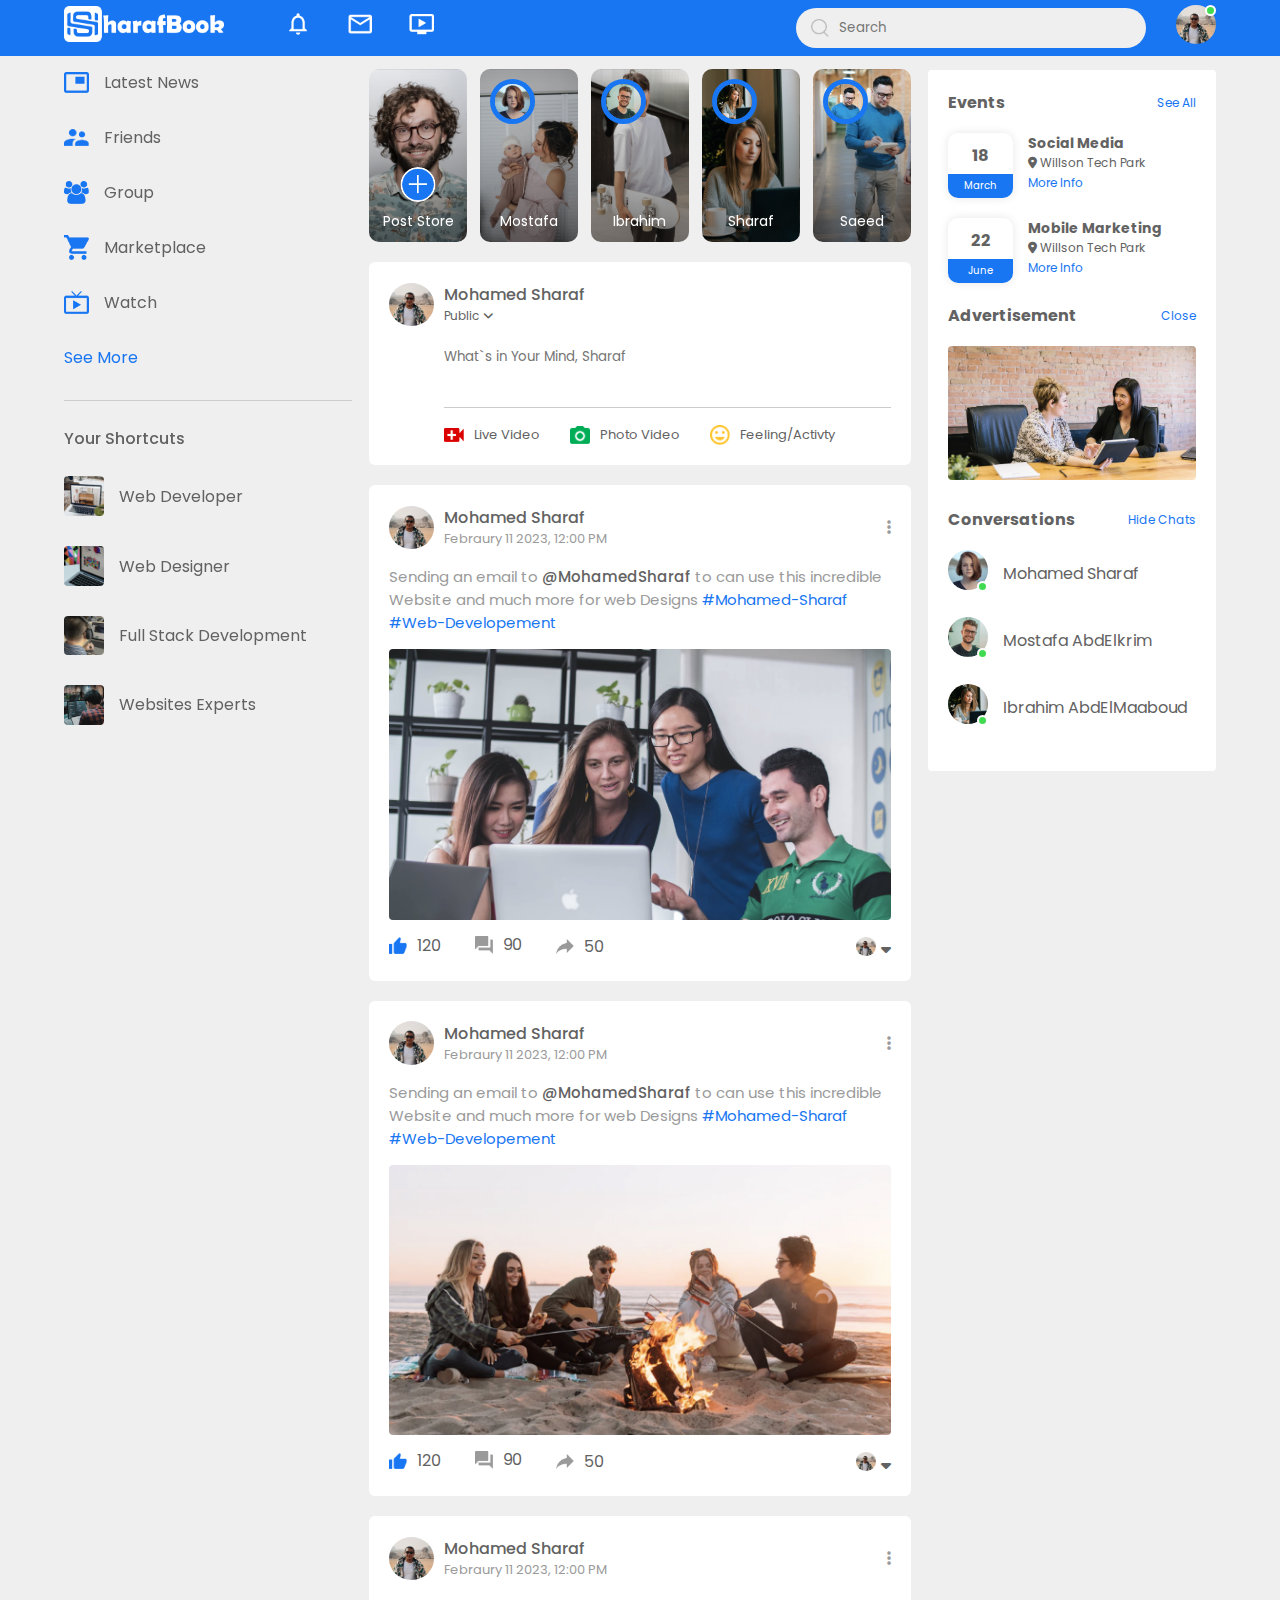
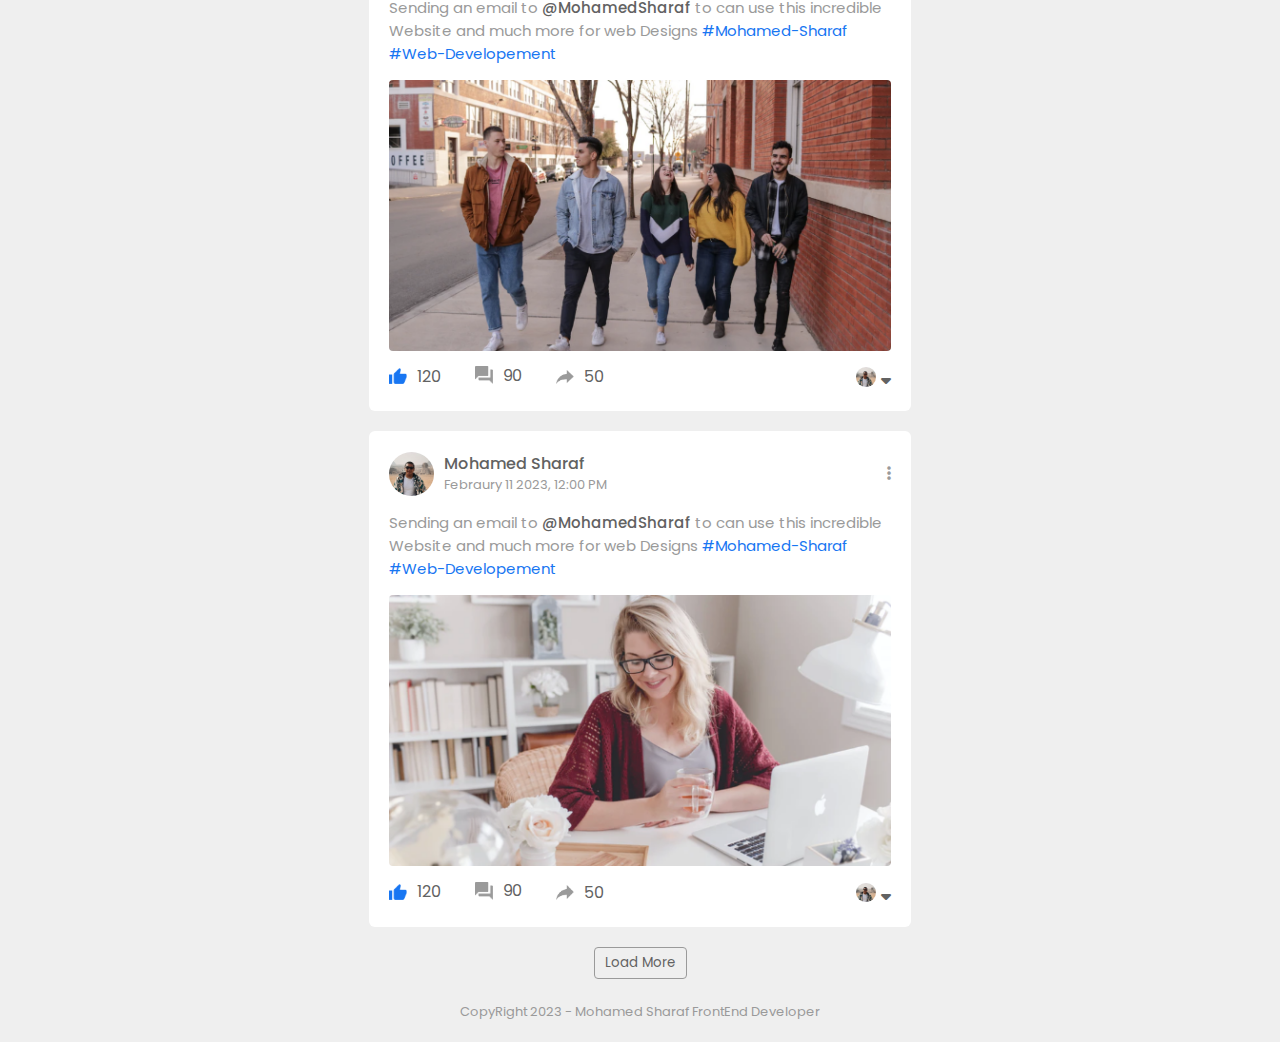
<file: index.html>
<!DOCTYPE html>
<html lang="en">
<head>
    <meta charset="UTF-8">
    <meta http-equiv="X-UA-Compatible" content="IE=edge">
    <meta name="viewport" content="width=device-width, initial-scale=1.0">
    <link rel="stylesheet" href="https://cdnjs.cloudflare.com/ajax/libs/font-awesome/6.3.0/css/all.min.css">
    <link rel="stylesheet" href="style.css">
    <title>SharafBook - Home Page</title>
</head>
<body>
    
<!------------------------- Start OF NavBar ------------------------------->
    <nav>
        <div class="nav-left">
            <a href="index.html"><img src="images/logo.png" class="logo"></a>
            <ul>
                <li><img src="images/notification.png"></li>
                <li><img src="images/inbox.png"></li>
                <li><img src="images/video.png"></li>
            </ul>
        </div>
        <div class="nav-right">
            <div class="search-box">
                <img src="images/search.png">
                <input type="text" placeholder="Search">
            </div>
            <div class="nav-user-icon online" onclick="settingsMenuToggle()">
                <img src="images/profile-pic.png">
            </div>
        </div>

<!------------------------- Start OF Drop down menu ------------------------------->
            <div class="settings-menu">

                <div id="dark-btn">
                    <span></span>
                </div>

                <div class="settings-menu-inner">
                    <div class="user-profile">
                        <img src="images/profile-pic.png">
                        <div>
                            <p>Mohamed Sharaf</p>
                            <a href="profile.html">See My Profile</a>
                        </div>
                    </div>
                    <hr>    
                    <div class="user-profile">
                        <img src="images/feedback.png">
                        <div>
                            <p>Give Feedback</p>
                            <a href="#">Help us to improve new Designs</a>
                        </div>
                    </div>
                    <hr>

                    <div class="settings-links">
                        <img src="images/setting.png" class="settings-icon">
                        <a href="#">Settings & Privacy <img src="images/arrow.png" width="10px"></a>
                    </div>

                    <div class="settings-links">
                        <img src="images/help.png" class="settings-icon">
                        <a href="#">Help & Support <img src="images/arrow.png" width="10px"></a>
                    </div>

                    <div class="settings-links">
                        <img src="images/display.png" class="settings-icon">
                        <a href="#">Display & Accessibility <img src="images/arrow.png" width="10px"></a>
                    </div>

                    <div class="settings-links">
                        <img src="images/logout.png" class="settings-icon">
                        <a href="#">Logout <img src="images/arrow.png" width="10px"></a>
                    </div>

                </div>
            </div>
<!------------------------- End OF Drop down menu ------------------------------->

    </nav>
<!------------------------- End OF NavBar ------------------------------->

<!------------------------- Start OF Container ------------------------------->
    <div class="Container">
<!------------------------- Start OF left-sidebar ------------------------------->
        <div class="left-sidebar">
            <div class="imp-links">
                <a href="#"><img src="images/news.png"> Latest News</a>
                <a href="#"><img src="images/friends.png"> Friends</a>
                <a href="#"><img src="images/group.png"> Group</a>
                <a href="#"><img src="images/marketplace.png"> Marketplace</a>
                <a href="#"><img src="images/watch.png"> Watch</a>
                <a href="#">See More</a>
            </div>
            <div class="shortcut-links">
                <p>Your Shortcuts</p>
                <a href="#"><img src="images/shortcut-1.png">Web Developer</a>
                <a href="#"><img src="images/shortcut-2.png">Web Designer</a>
                <a href="#"><img src="images/shortcut-3.png">Full Stack Development</a>
                <a href="#"><img src="images/shortcut-4.png">Websites Experts</a>
            </div>
        </div>
<!------------------------- End OF left-sidebar ------------------------------->
<!------------------------- Start OF main-content ------------------------------->
        <div class="main-content">
            <div class="storey-gallery">
<!------------------------- First story ------------------------------->
                <div class="story story1">
                    <img src="images/upload.png">
                    <p>Post Store</p>
                </div>
<!------------------------- First story ------------------------------->
<!------------------------- Second story ------------------------------->
                <div class="story story2">
                    <img src="images/member-1.png">
                    <p>Mostafa</p>
                </div>
<!------------------------- Second story ------------------------------->
<!------------------------- Third story ------------------------------->
                <div class="story story3">
                    <img src="images/member-2.png">
                    <p>Ibrahim</p>
                </div>
<!------------------------- Third story ------------------------------->
<!------------------------- Forth story ------------------------------->
                <div class="story story4">
                    <img src="images/member-3.png">
                    <p>Sharaf</p>
                </div>
<!------------------------- Forth story ------------------------------->
<!------------------------- Forth story ------------------------------->
                <div class="story story5">
                    <img src="images/member-4.png">
                    <p>Saeed</p>
                </div>
<!------------------------- Forth story ------------------------------->
            </div>

            <div class="write-post-container">
                <div class="user-profile">
                    <img src="images/profile-pic.png">
                    <div>
                        <p>Mohamed Sharaf</p>
                        <small>Public <i class="fa-solid fa-angle-down"></i></small>
                    </div>
                </div>

                <div class="post-input-container">
                    <textarea rows="3" placeholder="What`s in Your Mind, Sharaf"></textarea>
                    <div class="add-post-links">
                        <a href="#"><img src="images/live-video.png" >Live Video</a>
                        <a href="#"><img src="images/photo.png" >Photo Video</a>
                        <a href="#"><img src="images/feeling.png" >Feeling/Activty</a>
                    </div>
                </div>
            </div>
<!------------------------- Start OF first Post ------------------------------->
            <div class="post-container">
                <div class="post-row">
                    <div class="user-profile">
                        <img src="images/profile-pic.png">
                        <div>
                            <p>Mohamed Sharaf</p>
                           <span>Febraury 11 2023, 12:00 PM </span>
                        </div>
                    </div>
                    <a href="#"><i class="fa-solid fa-ellipsis-v"></i></a>
                </div>
                <p class="post-text">Sending an email to <span>@MohamedSharaf</span> to can use this incredible Website and much more for web Designs 
                    <a href="#">#Mohamed-Sharaf</a> <a href="#">#Web-Developement</a></p>
                    <img src="images/feed-image-1.png" class="post-img">

                    <div class="post-row">
                        <div class="activity-icons">
                            <div><img src="images/like-blue.png"> 120</div>
                            <div><img src="images/comments.png"> 90</div>
                            <div><img src="images/share.png"> 50</div>
                        </div>
                        <div class="post-profile-icon">
                            <img src="images/profile-pic.png"> <i class="fa-solid fa-sort-down"></i>
                        </div>
                    </div>
            </div>
<!------------------------- End OF first Post ------------------------------->
<!------------------------- Start OF Second Post ------------------------------->
                <div class="post-container">
                    <div class="post-row">
                        <div class="user-profile">
                            <img src="images/profile-pic.png">
                            <div>
                                <p>Mohamed Sharaf</p>
                            <span>Febraury 11 2023, 12:00 PM </span>
                            </div>
                        </div>
                        <a href="#"><i class="fa-solid fa-ellipsis-v"></i></a>
                    </div>
                    <p class="post-text">Sending an email to <span>@MohamedSharaf</span> to can use this incredible Website and much more for web Designs 
                        <a href="#">#Mohamed-Sharaf</a> <a href="#">#Web-Developement</a></p>
                        <img src="images/feed-image-2.png" class="post-img">

                        <div class="post-row">
                            <div class="activity-icons">
                                <div><img src="images/like-blue.png"> 120</div>
                                <div><img src="images/comments.png"> 90</div>
                                <div><img src="images/share.png"> 50</div>
                            </div>
                            <div class="post-profile-icon">
                                <img src="images/profile-pic.png"> <i class="fa-solid fa-sort-down"></i>
                            </div>
                        </div>
                </div>
<!------------------------- End OF Second Post ------------------------------->
<!------------------------- Start OF third Post ------------------------------->
                <div class="post-container">
                    <div class="post-row">
                        <div class="user-profile">
                            <img src="images/profile-pic.png">
                            <div>
                                <p>Mohamed Sharaf</p>
                            <span>Febraury 11 2023, 12:00 PM </span>
                            </div>
                        </div>
                        <a href="#"><i class="fa-solid fa-ellipsis-v"></i></a>
                    </div>
                    <p class="post-text">Sending an email to <span>@MohamedSharaf</span> to can use this incredible Website and much more for web Designs 
                        <a href="#">#Mohamed-Sharaf</a> <a href="#">#Web-Developement</a></p>
                        <img src="images/feed-image-3.png" class="post-img">

                        <div class="post-row">
                            <div class="activity-icons">
                                <div><img src="images/like-blue.png"> 120</div>
                                <div><img src="images/comments.png"> 90</div>
                                <div><img src="images/share.png"> 50</div>
                            </div>
                            <div class="post-profile-icon">
                                <img src="images/profile-pic.png"> <i class="fa-solid fa-sort-down"></i>
                            </div>
                        </div>
                </div>
<!------------------------- End OF third Post ------------------------------->
<!------------------------- Start OF forth Post ------------------------------->
                <div class="post-container">
                    <div class="post-row">
                        <div class="user-profile">
                            <img src="images/profile-pic.png">
                            <div>
                                <p>Mohamed Sharaf</p>
                            <span>Febraury 11 2023, 12:00 PM </span>
                            </div>
                        </div>
                        <a href="#"><i class="fa-solid fa-ellipsis-v"></i></a>
                    </div>
                    <p class="post-text">Sending an email to <span>@MohamedSharaf</span> to can use this incredible Website and much more for web Designs 
                        <a href="#">#Mohamed-Sharaf</a> <a href="#">#Web-Developement</a></p>
                        <img src="images/feed-image-4.png" class="post-img">

                        <div class="post-row">
                            <div class="activity-icons">
                                <div><img src="images/like-blue.png"> 120</div>
                                <div><img src="images/comments.png"> 90</div>
                                <div><img src="images/share.png"> 50</div>
                            </div>
                            <div class="post-profile-icon">
                                <img src="images/profile-pic.png"> <i class="fa-solid fa-sort-down"></i>
                            </div>
                        </div>
                </div>
<!------------------------- End OF forth Post ------------------------------->
                <button type="button" class="Load-more-btn">Load More</button>


        </div>
<!------------------------- End OF main-content ------------------------------->
<!------------------------- Start OF right-sidebar ------------------------------->
        <div class="right-sidebar">
            <div class="sidebar-title">
                <h4>Events</h4>
                <a href="#">See All</a>
            </div>
<!------------------------- Start OF event 1 ------------------------------->
            <div class="event">
                <div class="left-event">
                    <h3>18</h3>
                    <span>March</span>
                </div>
                <div class="right-event">
                    <h4>Social Media</h4>
                    <p><i class="fa-solid fa-location-dot"></i> Willson Tech Park</p>
                    <a href="#">More Info</a>
                </div>
            </div>
<!------------------------- End OF event 1 ------------------------------->
<!------------------------- Start OF event 2 ------------------------------->
            <div class="event">
                <div class="left-event">
                    <h3>22</h3>
                    <span>June</span>
                </div>
                <div class="right-event">
                    <h4>Mobile Marketing</h4>
                    <p><i class="fa-solid fa-location-dot"></i> Willson Tech Park</p>
                    <a href="#">More Info</a>
                </div>
            </div>
<!------------------------- End OF event 2 ------------------------------->

            <div class="sidebar-title">
                <h4>Advertisement</h4>
                <a href="#">Close</a>
            </div>
            <img src="images/advertisement.png" class="sidebar-ads">

            <div class="sidebar-title">
                <h4>Conversations</h4>
                <a href="#">Hide Chats</a>
            </div>
<!------------------------- Start OF member 1 ------------------------------->
            <div class="online-list">
                <div class="online">
                    <img src="images/member-1.png">
                </div>
                <p>Mohamed Sharaf</p>
            </div>
 <!------------------------- End OF member 1 ------------------------------->
 <!------------------------- Start OF member 2 ------------------------------->
            <div class="online-list">
                <div class="online">
                    <img src="images/member-2.png">
                </div>
                <p>Mostafa AbdElkrim</p>
            </div>
<!------------------------- End OF member 2 ------------------------------->
<!------------------------- Start OF member 3 ------------------------------->
            <div class="online-list">
                <div class="online">
                    <img src="images/member-3.png">
                </div>
                <p>Ibrahim AbdElMaaboud</p>
            </div>
<!------------------------- End OF member 3 ------------------------------->

        </div>
<!------------------------- End OF right-sidebar ------------------------------->
    </div>
<!------------------------- End OF Container ------------------------------->
<!------------------------- Start OF footer ------------------------------->
        <div class="footer">
            <p>CopyRight 2023 - Mohamed Sharaf  FrontEnd Developer</p>
        </div>
<!------------------------- End OF footer ------------------------------->

        <script src="script.js"></script>
</body>
</html>
</file>
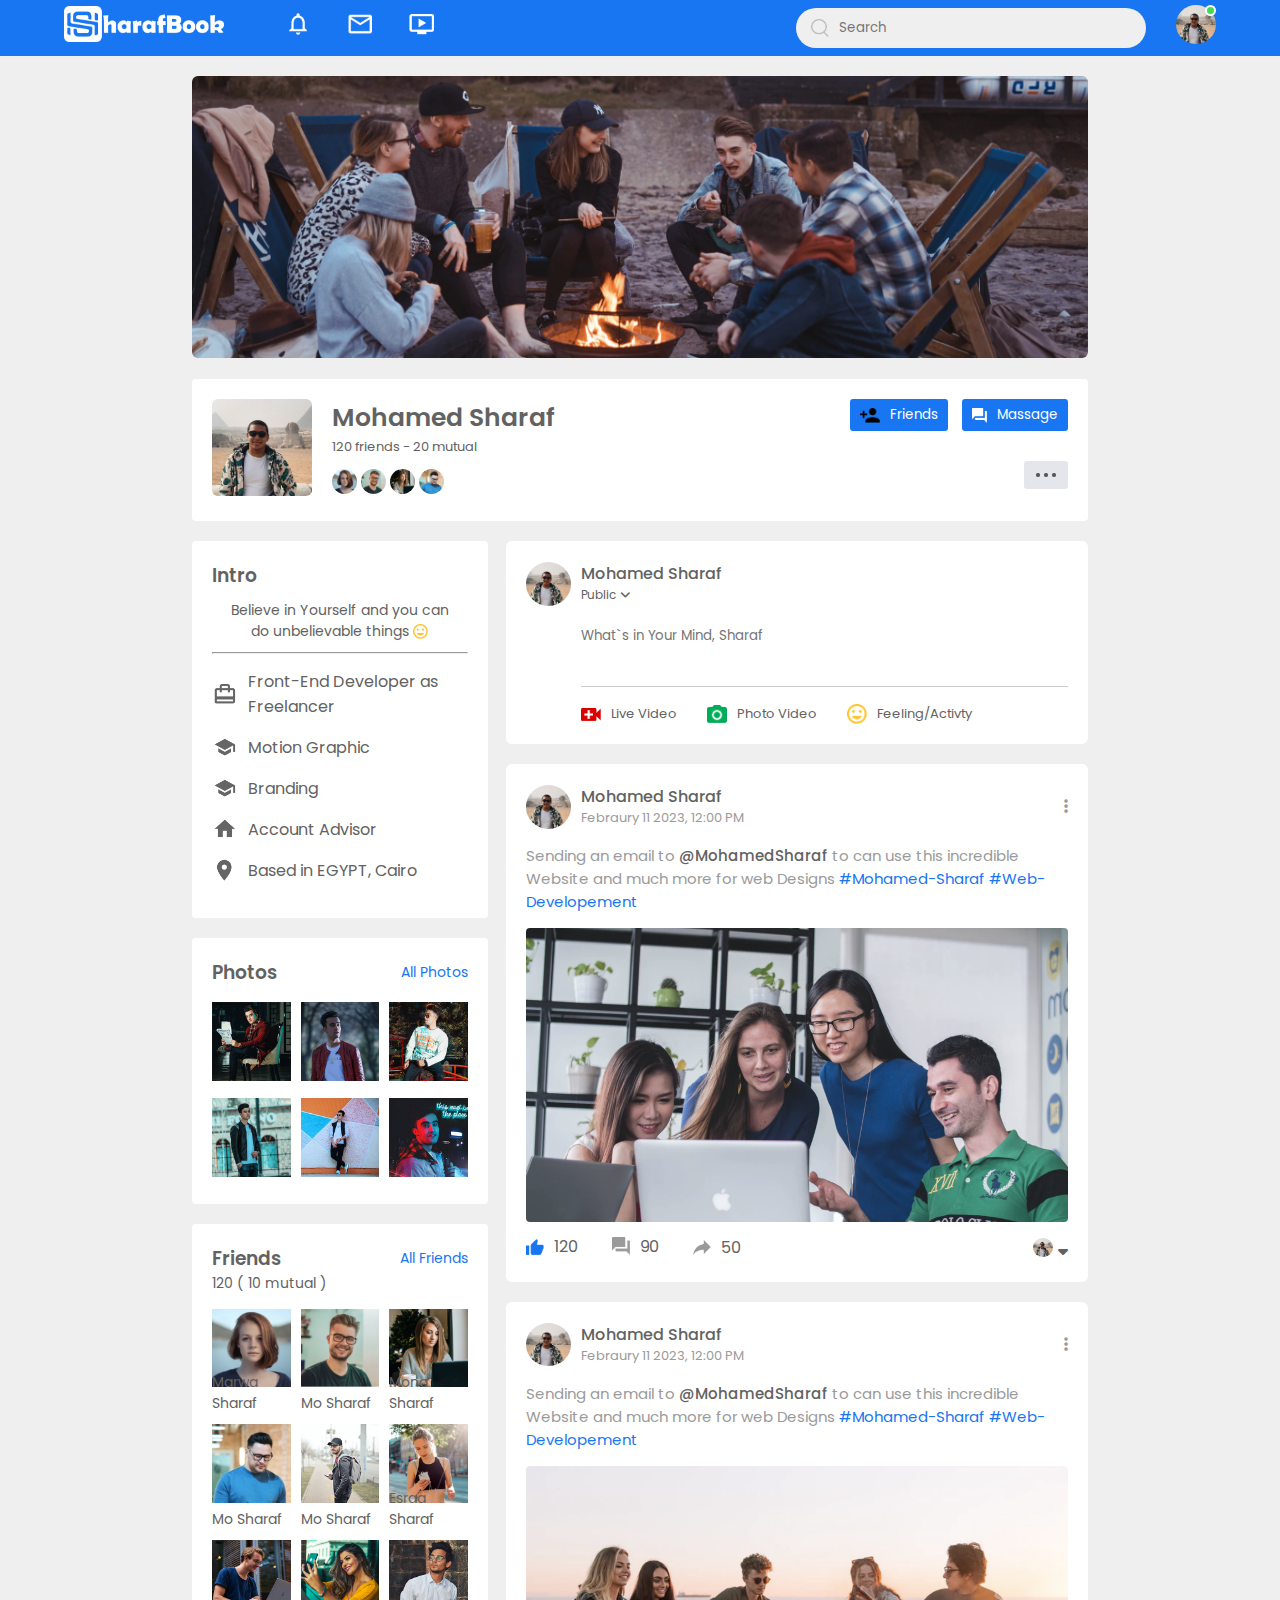
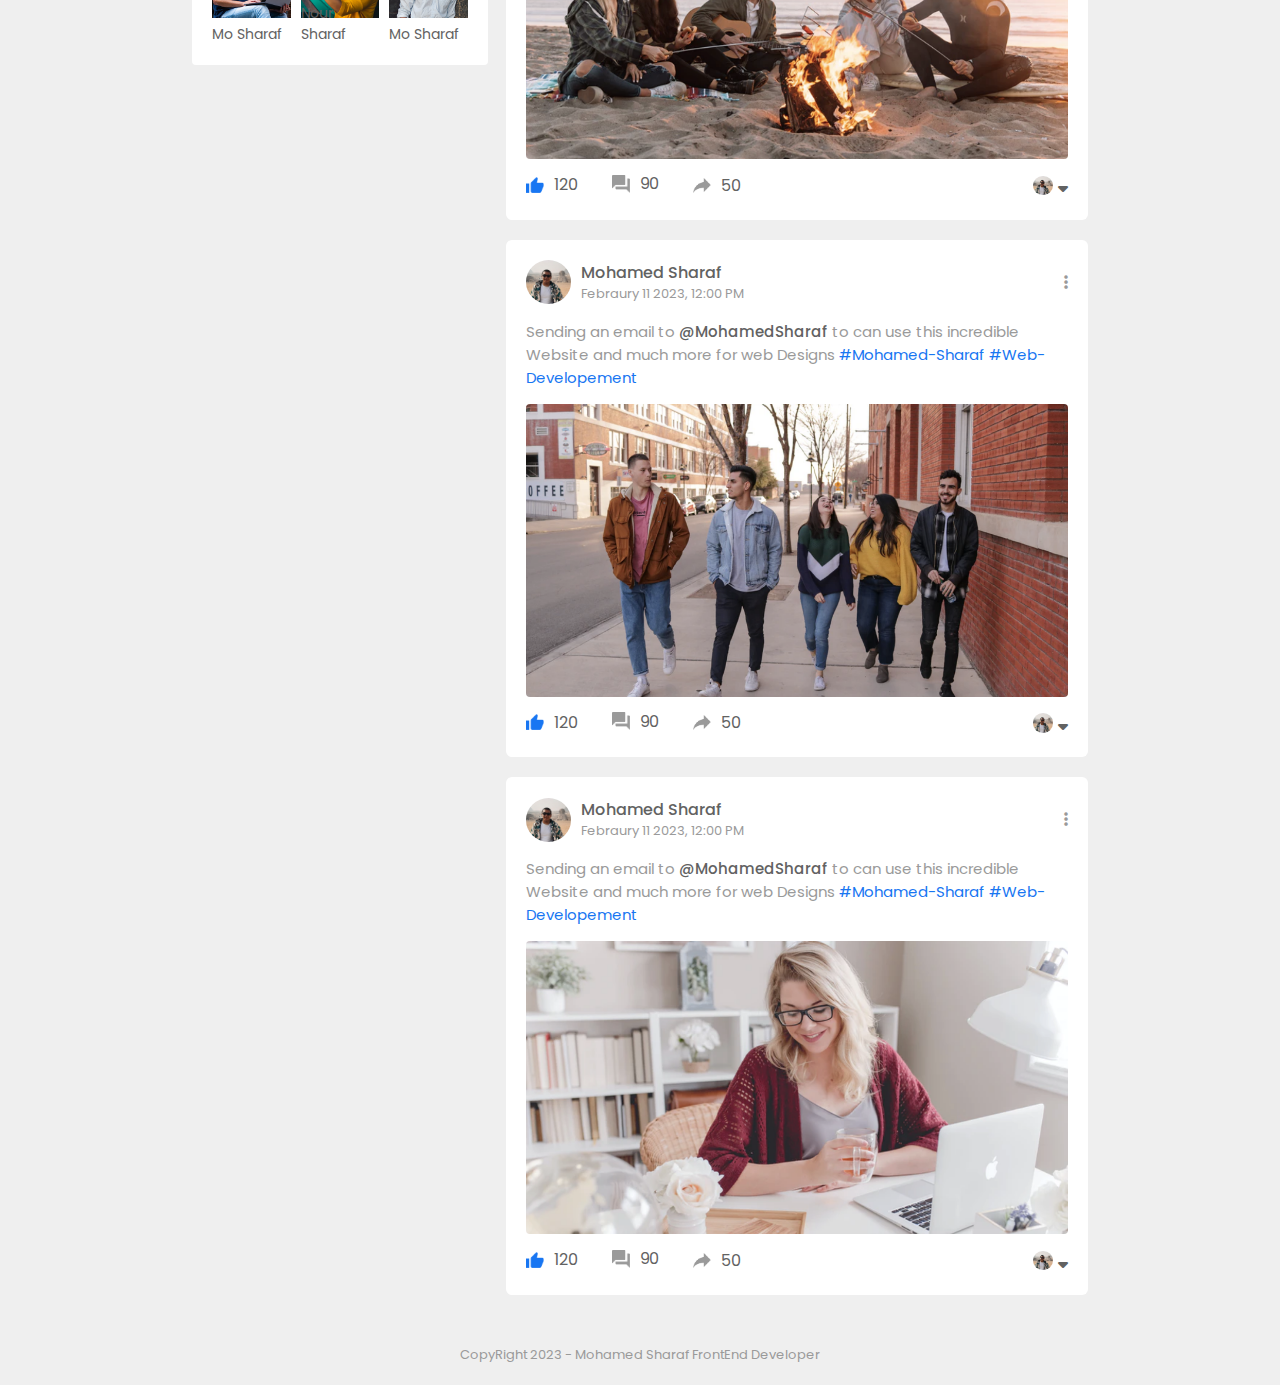
<file: profile.html>
<!DOCTYPE html>
<html lang="en">
<head>
    <meta charset="UTF-8">
    <meta http-equiv="X-UA-Compatible" content="IE=edge">
    <meta name="viewport" content="width=device-width, initial-scale=1.0">
    <link rel="stylesheet" href="https://cdnjs.cloudflare.com/ajax/libs/font-awesome/6.3.0/css/all.min.css">
    <link rel="stylesheet" href="style.css">
    <title>SharafBook - Profile Page</title>
</head>
<body>
    
<!------------------------- Start OF NavBar ------------------------------->
    <nav>
        <div class="nav-left">
            <a href="index.html"><img src="images/logo.png" class="logo"></a>
            <ul>
                <li><img src="images/notification.png"></li>
                <li><img src="images/inbox.png"></li>
                <li><img src="images/video.png"></li>
            </ul>
        </div>
        <div class="nav-right">
            <div class="search-box">
                <img src="images/search.png">
                <input type="text" placeholder="Search">
            </div>
            <div class="nav-user-icon online" onclick="settingsMenuToggle()">
                <img src="images/profile-pic.png">
            </div>
        </div>

<!------------------------- Start OF Drop down menu ------------------------------->
            <div class="settings-menu">

                <div id="dark-btn">
                    <span></span>
                </div>

                <div class="settings-menu-inner">
                    <div class="user-profile">
                        <img src="images/profile-pic.png">
                        <div>
                            <p>Mohamed Sharaf</p>
                            <a href="profile.html">See My Profile</a>
                        </div>
                    </div>
                    <hr>    
                    <div class="user-profile">
                        <img src="images/feedback.png">
                        <div>
                            <p>Give Feedback</p>
                            <a href="#">Help us to improve new Designs</a>
                        </div>
                    </div>
                    <hr>

                    <div class="settings-links">
                        <img src="images/setting.png" class="settings-icon">
                        <a href="#">Settings & Privacy <img src="images/arrow.png" width="10px"></a>
                    </div>

                    <div class="settings-links">
                        <img src="images/help.png" class="settings-icon">
                        <a href="#">Help & Support <img src="images/arrow.png" width="10px"></a>
                    </div>

                    <div class="settings-links">
                        <img src="images/display.png" class="settings-icon">
                        <a href="#">Display & Accessibility <img src="images/arrow.png" width="10px"></a>
                    </div>

                    <div class="settings-links">
                        <img src="images/logout.png" class="settings-icon">
                        <a href="#">Logout <img src="images/arrow.png" width="10px"></a>
                    </div>

                </div>
            </div>
<!------------------------- End OF Drop down menu ------------------------------->
    </nav>
<!------------------------- End OF NavBar ------------------------------->
<!------------------------- Start OF profile container ------------------------------->
        <div class="profile-container"> 
            <img src="images/cover.png" class="cover-img">
            <div class="profile-details">
                <div class="pd-left">
                    <div class="pd-row">
                        <img src="images/profile-pic.png" class="bd-img">
                        <div>
                            <h3>Mohamed Sharaf</h3>
                            <p>120 friends - 20 mutual</p>
                            <img src="images/member-1.png">
                            <img src="images/member-2.png">
                            <img src="images/member-3.png">
                            <img src="images/member-4.png">
                        </div>
                    </div>
                </div>
                <div class="pd-right">
                    <button type="button"><img src="images/add-friends.png"> Friends</button>
                    <button type="button"><img src="images/message.png"> Massage</button>
                    <br>
                    <a href="#"><img src="images/more.png"></a>
                </div>
            </div>
            <div class="profile-info">
                <div class="info-col">
                    <div class="profile-intro">
                        <h3>Intro</h3>
                        <p class="intro-text">Believe in Yourself and you can do unbelievable things <img src="images/feeling.png"></p>
                        <hr>
                        <ul>
                            <li><img src="images/profile-job.png"> Front-End Developer as Freelancer</li>
                            <li><img src="images/profile-study.png"> Motion Graphic</li>
                            <li><img src="images/profile-study.png"> Branding</li>
                            <li><img src="images/profile-home.png"> Account Advisor</li>
                            <li><img src="images/profile-location.png"> Based in EGYPT, Cairo </li>
                        </ul>
                    </div>

                    <div class="profile-intro">
                        <div class="title-box">
                            <h3>Photos</h3>
                            <a href="#">All Photos</a>
                        </div>
                            <div class="photo-box">
                                <div><img src="images/photo1.png"></div>
                                <div><img src="images/photo2.png"></div>
                                <div><img src="images/photo3.png"></div>
                                <div><img src="images/photo4.png"></div>
                                <div><img src="images/photo5.png"></div>
                                <div><img src="images/photo6.png"></div>
                            </div>
                    </div>

                    <div class="profile-intro">
                        <div class="title-box">
                            <h3>Friends</h3>
                            <a href="#">All Friends</a>
                        </div>
                        <p>120 ( 10 mutual )</p>
                            <div class="Friends-box">
                                <div><img src="images/member-1.png"><p>Marwa Sharaf</p></div>
                                <div><img src="images/member-2.png"><p>Mo Sharaf</p></div>
                                <div><img src="images/member-3.png"><p>Mona Sharaf</p></div>
                                <div><img src="images/member-4.png"><p>Mo Sharaf</p></div>
                                <div><img src="images/member-5.png"><p>Mo Sharaf</p></div>
                                <div><img src="images/member-6.png"><p>Esraa Sharaf</p></div>
                                <div><img src="images/member-7.png"><p>Mo Sharaf</p></div>
                                <div><img src="images/member-8.png"><p>Nour Sharaf</p></div>
                                <div><img src="images/member-9.png"><p>Mo Sharaf</p></div>
                            </div>
                    </div>

                </div>
                <div class="post-col">

                    <div class="write-post-container">
                        <div class="user-profile">
                            <img src="images/profile-pic.png">
                            <div>
                                <p>Mohamed Sharaf</p>
                                <small>Public <i class="fa-solid fa-angle-down"></i></small>
                            </div>
                        </div>
        
                        <div class="post-input-container">
                            <textarea rows="3" placeholder="What`s in Your Mind, Sharaf"></textarea>
                            <div class="add-post-links">
                                <a href="#"><img src="images/live-video.png" >Live Video</a>
                                <a href="#"><img src="images/photo.png" >Photo Video</a>
                                <a href="#"><img src="images/feeling.png" >Feeling/Activty</a>
                            </div>
                        </div>
                    </div>
                    <!------------------------- Start OF first Post ------------------------------->
                        <div class="post-container">
                            <div class="post-row">
                                <div class="user-profile">
                                    <img src="images/profile-pic.png">
                                    <div>
                                        <p>Mohamed Sharaf</p>
                                    <span>Febraury 11 2023, 12:00 PM </span>
                                    </div>
                                </div>
                                <a href="#"><i class="fa-solid fa-ellipsis-v"></i></a>
                            </div>
                            <p class="post-text">Sending an email to <span>@MohamedSharaf</span> to can use this incredible Website and much more for web Designs 
                                <a href="#">#Mohamed-Sharaf</a> <a href="#">#Web-Developement</a></p>
                                <img src="images/feed-image-1.png" class="post-img">

                                <div class="post-row">
                                    <div class="activity-icons">
                                        <div><img src="images/like-blue.png"> 120</div>
                                        <div><img src="images/comments.png"> 90</div>
                                        <div><img src="images/share.png"> 50</div>
                                    </div>
                                    <div class="post-profile-icon">
                                        <img src="images/profile-pic.png"> <i class="fa-solid fa-sort-down"></i>
                                    </div>
                                </div>
                        </div>
<!------------------------- End OF first Post ------------------------------->
<!------------------------- Start OF Second Post ------------------------------->
                        <div class="post-container">
                                <div class="post-row">
                                    <div class="user-profile">
                                        <img src="images/profile-pic.png">
                                        <div>
                                            <p>Mohamed Sharaf</p>
                                        <span>Febraury 11 2023, 12:00 PM </span>
                                        </div>
                                    </div>
                                    <a href="#"><i class="fa-solid fa-ellipsis-v"></i></a>
                                </div>
                                <p class="post-text">Sending an email to <span>@MohamedSharaf</span> to can use this incredible Website and much more for web Designs 
                                    <a href="#">#Mohamed-Sharaf</a> <a href="#">#Web-Developement</a></p>
                                    <img src="images/feed-image-2.png" class="post-img">

                                    <div class="post-row">
                                        <div class="activity-icons">
                                            <div><img src="images/like-blue.png"> 120</div>
                                            <div><img src="images/comments.png"> 90</div>
                                            <div><img src="images/share.png"> 50</div>
                                        </div>
                                        <div class="post-profile-icon">
                                            <img src="images/profile-pic.png"> <i class="fa-solid fa-sort-down"></i>
                                        </div>
                                    </div>
                         </div>
<!------------------------- End OF Second Post ------------------------------->
<!------------------------- Start OF third Post ------------------------------->
                        <div class="post-container">
                            <div class="post-row">
                                <div class="user-profile">
                                    <img src="images/profile-pic.png">
                                    <div>
                                        <p>Mohamed Sharaf</p>
                                    <span>Febraury 11 2023, 12:00 PM </span>
                                    </div>
                                </div>
                                <a href="#"><i class="fa-solid fa-ellipsis-v"></i></a>
                            </div>
                            <p class="post-text">Sending an email to <span>@MohamedSharaf</span> to can use this incredible Website and much more for web Designs 
                                <a href="#">#Mohamed-Sharaf</a> <a href="#">#Web-Developement</a></p>
                                <img src="images/feed-image-3.png" class="post-img">

                                <div class="post-row">
                                    <div class="activity-icons">
                                        <div><img src="images/like-blue.png"> 120</div>
                                        <div><img src="images/comments.png"> 90</div>
                                        <div><img src="images/share.png"> 50</div>
                                    </div>
                                    <div class="post-profile-icon">
                                        <img src="images/profile-pic.png"> <i class="fa-solid fa-sort-down"></i>
                                    </div>
                                </div>
                        </div>
<!------------------------- End OF third Post ------------------------------->
<!------------------------- Start OF forth Post ------------------------------->
                        <div class="post-container">
                            <div class="post-row">
                                <div class="user-profile">
                                    <img src="images/profile-pic.png">
                                    <div>
                                        <p>Mohamed Sharaf</p>
                                    <span>Febraury 11 2023, 12:00 PM </span>
                                    </div>
                                </div>
                                <a href="#"><i class="fa-solid fa-ellipsis-v"></i></a>
                            </div>
                            <p class="post-text">Sending an email to <span>@MohamedSharaf</span> to can use this incredible Website and much more for web Designs 
                                <a href="#">#Mohamed-Sharaf</a> <a href="#">#Web-Developement</a></p>
                                <img src="images/feed-image-4.png" class="post-img">

                                <div class="post-row">
                                    <div class="activity-icons">
                                        <div><img src="images/like-blue.png"> 120</div>
                                        <div><img src="images/comments.png"> 90</div>
                                        <div><img src="images/share.png"> 50</div>
                                    </div>
                                    <div class="post-profile-icon">
                                        <img src="images/profile-pic.png"> <i class="fa-solid fa-sort-down"></i>
                                    </div>
                                </div>
                        </div>
<!------------------------- End OF forth Post ------------------------------->
                </div>
            </div>
        </div>
<!------------------------- End OF profile container ------------------------------->
<!------------------------- Start OF footer ------------------------------->
        <div class="footer">
            <p>CopyRight 2023 - Mohamed Sharaf  FrontEnd Developer</p>
        </div>
<!------------------------- End OF footer ------------------------------->

        <script src="script.js"></script>
</body>
</html>
</file>
<file: style.css>
@import url('https://fonts.googleapis.com/css2?family=Poppins:ital,wght@0,500;0,700;1,300;1,400&display=swap');


*{
    padding: 0;
    margin: 0;
    box-sizing: border-box;
    font-family: 'poppins', sans-serif;
    box-sizing: border-box;
}

/*------------------------------- Start OF Dark Mode -------------------------------------*/

:root{
    --body-color: #efefef;
    --nav-color: #1876f2;
    --bg-color: #fff;

}

.dark-them{
    --body-color: #0a0a0a;
    --nav-color: #000;
    --bg-color: #000;
}

/*------------------------------- End OF Dark Mode -------------------------------------*/

body{
    background: var(--body-color);
    transition: background 0.3s ease;
}

/*------------------------------- Start OF NavBar -------------------------------------*/
nav{
    display: flex;
    align-items: center;
    justify-content: space-between;
    background: var(--nav-color); 
    padding: 5px 5%;
    position: sticky;
    top: 0;
    z-index: 100;
}

.logo{
    width: 160px;
    margin-right: 45px;
}

.nav-left, .nav-right{
    display: flex;
    align-items: center;
}

.nav-left ul li{
    list-style: none;
    display: inline-block;
}

.nav-left ul li img{
    width: 28px;margin: 0 15px;
}

.nav-user-icon img{
    width: 40px;
    border-radius: 50%;
    cursor: pointer;
}

.nav-user-icon{
    margin-left: 30px;
}

.search-box{
    background: #efefef;
    width: 350px;
    border-radius: 20px;
    display: flex;
    align-items: center;
    padding: 0 15px;
}

.search-box img{
    width: 18px;
}

.search-box input{
    width: 100%;
    background: transparent;
    padding: 10px;
    outline: none;
    border: 0;
}

.online{
    position: relative;
}

.online::after{
    content: '';
    width: 7px;
    height: 7px;
    border: 2px solid #fff;
    border-radius: 50%;
    background: #41db51;
    position: absolute;
    top: 0;
    right: 0;
}
/*------------------------------- Start of Drop Down Menu -------------------------------------*/

.settings-menu{
    position: absolute;
    width: 90%;
    max-width: 350px;
    background: var(--bg-color);
    box-shadow: 0 0 10px rgba(0, 0, 0, 0.4);
    border-radius: 4px;
    overflow: hidden;
    top: 108%;
    right: 5%;
    max-height: 0;
    transition: max-height 0.3s ease;
}

.settings-menu-height{
    max-height: 450px;
}

.user-profile a{
    font-size: 12px;
    color: #1876f2;
    text-decoration: none;
}

.settings-menu-inner{
    padding: 20px;
}

.settings-menu hr{
    border: 0;
    height: 1px;
    background: #9a9a9a;
    margin: 15px 0;
}

.settings-links{
    display: flex;
    align-items: center;
    margin: 15PX 0;
}

.settings-links .settings-icon{
    width: 38px;
    margin-right: 10px;
    border-radius: 50%;
}

.settings-links a{
    display: flex;
    flex: 1;
    align-items: center;
    justify-content: space-between;
    text-decoration: none;
    color: #626262;
}

#dark-btn{
    position: absolute;
    top: 20px;
    right: 20px;
    background: #ccc;
    width: 45px;
    border-radius: 15px;
    padding: 2px 3px;
    cursor: pointer;
    display: flex;
    transition: padding-left 0.5s ease, background 0.5s ease;
}

#dark-btn span{
    width: 18px;
    height: 18px;
    background: #fff;
    border-radius: 50%;
    display: inline-block;
}

#dark-btn.dark-btn-on{
    padding-left: 23px;
    background: #0a0a0a;
} 
/*------------------------------- End OF Drop Down Menu -------------------------------------*/
/*------------------------------- End OF NavBar -------------------------------------*/
/*------------------------------- Start OF Container -------------------------------------*/
.Container{
    display: flex;
    justify-content: space-between;
    padding: 13px 5%;
}
/*------------------------------- Start OF left-sidebar -------------------------------------*/
.left-sidebar{
    flex-basis: 25%;
    position: sticky;
    top: 70px;
    align-self: flex-start;
}

.imp-links a, .shortcut-links a{
    text-decoration: none;
    display: flex;
    align-items: center;
    margin-bottom: 30px;
    color: #626262;
    width: fit-content;
}

.imp-links a img{
    width: 25px;
    margin-right: 15px;
}

.imp-links a:last-child{
    color: #1876f2;
}

.imp-links{
    border-bottom: 1px solid #ccc;
}

.shortcut-links a img{
    width: 40px;
    border-radius: 4px;
    margin-right: 15px;
}

.shortcut-links p{
    margin: 25px 0;
    color: #626262;
    font-weight: 500;
}

/*------------------------------- End OF left-sidebar -------------------------------------*/
/*------------------------------- Start OF right-sidebar -------------------------------------*/
.right-sidebar{
    background: var(--bg-color);
    flex-basis: 25%;
    position: sticky;
    top: 70px;
    align-self: flex-start;
    padding: 20px;
    border-radius: 4px;
    color: #626262;
}

.sidebar-title{
    display: flex;
    align-items: center;
    justify-content: space-between;
    margin-bottom: 18px;
}

.right-sidebar-title h4{
    font-weight: 600;
    font-size: 16px;
}

.sidebar-title a{
    text-decoration: none;
    color: #1876f2;
    font-size: 12px;
}

.event{
    display: flex;
    font-size: 14px;
    margin-bottom: 20px;
}

.left-event{
    border-radius: 10px;
    height: 65px;
    width: 65PX;
    margin-right: 15PX;
    padding-top: 10PX;
    text-align: center;
    position: relative;
    overflow: hidden;
    box-shadow: 0 0 10PX rgba(0, 0, 0, 0.1);
}

.event p{
    font-size: 12px;
}

.event a{
    font-size: 12px;
    text-decoration: none;
    color: #1876f2;
}

.left-event span{
    position: absolute;
    bottom: 0;
    left: 0;
    width: 100%;
    background: #1876f2;
    color: #fff;
    font-size: 10px;
    padding: 4px 0;
}

.sidebar-ads{
    width: 100%;
    margin-bottom: 20px;
    border-radius: 4px;
}

.online-list{
    display: flex;
    align-items: center;
    margin-bottom: 20px;
}

.online-list .online img{
    width: 40px;
    border-radius: 50%;
}

.online-list .online{
    width: 40px;
    border-radius: 50%;
    margin-right: 15px;
}

.online-list .online::after{
    top: unset;
    bottom: 5px;
}

/*------------------------------- End OF right-sidebar -------------------------------------*/
/*------------------------------- Start OF main-content -------------------------------------*/
.main-content{
    flex-basis: 47%;
}

.storey-gallery{
    display: flex;
    justify-content: space-between;
    margin-bottom: 20px;
}

.story{
    flex-basis: 18%;
    padding-top: 32%;
    position: relative;
    background-position: center;
    background-size: cover;
    border-radius: 10px;
}

.story img{
    position: absolute;
    width: 45px;
    border-radius: 50px;
    top: 10px;
    left: 10px;
    border: 5px solid #1876f2;
}

.story p{
    position: absolute;
    bottom: 10px;
    width: 100%;
    text-align: center;
    color: #fff;
    font-size: 14px;
}

.story1{
    background-image: linear-gradient(transparent, rgba(0,0,0,0.5)), url(images/status-1.png);
}

.story2{
    background-image: linear-gradient(transparent, rgba(0,0,0,0.5)), url(images/status-2.png);
}

.story3{
    background-image: linear-gradient(transparent, rgba(0,0,0,0.5)), url(images/status-3.png);
}

.story4{
    background-image: linear-gradient(transparent, rgba(0,0,0,0.5)), url(images/status-4.png);
}

.story5{
    background-image: linear-gradient(transparent, rgba(0,0,0,0.5)), url(images/status-5.png);
}

.story.story1 img{
    top: unset;
    left: 50%;
    bottom: 40px;
    transform: translateX(-50%);
    border: 0;
    width: 35px;
}

.write-post-container{
    width: 100%;
    background: var(--bg-color);
    border-radius: 6px;
    padding: 20px;
    color: #626262;
}

.user-profile{
    display: flex;
    align-items: center;
}

.user-profile img{
    width: 45px;
    border-radius: 50%;
    margin-right: 10px;
}

.user-profile p{
    margin-bottom: -5px;
    font-weight: 500;
    color: #626262;
}

.user-profile small{
    font-size: 12px;
}

.user-profile span{
    font-size: 13px;
    color: #9a9a9a;
}

.post-input-container{
    padding-left: 55px;
    padding-top: 20px;
}

.post-input-container textarea{
    width: 100%;
    border: 0;
    outline: 0;
    border-bottom: 1px solid #ccc;
    background: transparent;
    resize: none;
}

.add-post-links{
    display: flex;
    margin-top: 10px;
}

.add-post-links a{
    text-decoration: none;
    display: flex;
    align-items: center;
    color: #626262;
    margin-right: 30px;
    font-size: 13px;
}

.add-post-links a img{
    width: 20px;
    margin-right: 10px;
}

.post-container{
    width: 100%;
    background: var(--bg-color);
    border-radius: 6px;
    padding: 20px;
    color: #626262;
    margin: 20px 0;
}

.post-text{
    color: #9a9a9a;
    margin: 15px 0;
    font-size: 15px;
}

.post-text span{
    color: #626262;
    font-weight: 500;
}

.post-text a{
    color: #1876f2;
    text-decoration: none;
}

.post-img{
    width: 100%;
    border-radius: 4px;
    margin-bottom: 5px;
}

.post-row{
    display: flex;
    align-items: center;
    justify-content: space-between;
}

.activity-icons div img{
    width: 18px;
    margin-right: 10px;
}

.activity-icons div {
    display: inline-flex;
    align-items: center;
    margin-right: 30px;
}

.post-profile-icon{
    display: flex;
    align-items: center;
}

.post-profile-icon img{
    width: 20px;
    border-radius: 50%;
    margin-right: 5px;
}

.post-row a{
    color: #9a9a9a;
}

.Load-more-btn{
    display: block;
    margin: auto;
    cursor: pointer;
    padding: 5px 10px;
    border: 1px solid #9a9a9a;
    color: #626262;
    background: transparent;
    border-radius: 4px;
}
/*------------------------------- End OF main-content -------------------------------------*/
/*------------------------------- Start of footer -------------------------------------*/
.footer{
    text-align: center;
    color: #9a9a9a;
    padding: 10px 0 20px;
    font-size: 13px;
}
/*------------------------------- End OF footer -------------------------------------*/
/*------------------------------- End OF Container -------------------------------------*/


/*------------------------------- Start OF Profile Page -------------------------------------*/
.profile-container{
    padding: 20px 15%;
    color: #626262;
}
.cover-img{
    width: 100%;
    border-radius: 6px;
    margin-bottom: 14px;
}

.profile-details{
    background: var(--bg-color);
    padding: 20px;
    border-radius: 4px;
    display: flex;
    align-items: flex-start;
    justify-content: space-between;
}

.pd-row{
    display: flex;
    align-items: flex-start;
}

.bd-img{
    width: 100px;
    margin-right: 20px;
    border-radius: 6px;
}

.pd-row div h3{
    font-size: 25px;
    font-weight: 600;
}

.pd-row div p{
    font-size: 13px;
}

.pd-row div img{
    width: 25px;
    border-radius: 50%;
    margin-top: 12px;
}

.pd-right button{
    background: #1876f2;
    border: 0;
    outline: 0;
    padding: 6px 10px;
    display: inline-flex;
    align-items: center;
    color: #fff;
    border-radius: 3px;
    margin-left: 10px;
    cursor: pointer;
}

.pd-right button img{
    height: 15px;
    margin-right: 10px;
}

.bd-right button:first-child{
    background: #e4e6eb;
    color: #000;
}

.pd-right{
    text-align: right;
}

.pd-right a{
    background: #e4e6eb;
    border-radius: 3px;
    padding: 12px;
    display: inline-flex;
    margin-top: 30px;
}

.pd-right a img{
    width: 20px;
}
/*------------------------------- Start OF Profile info cols -------------------------------------*/

.profile-info{
    display: flex;
    align-items: self-start;
    justify-content: space-between;
    margin-top: 20px;
}

.info-col{
    flex-basis: 33%;
}

.post-col{
    flex-basis: 65%;
}

.profile-intro{
    background: var(--bg-color);
    padding: 20px;
    margin-bottom: 20px;
    border-radius: 4px;
}

.profile-intro h3{
    font-weight: 600;
}

.intro-text{
    text-align: center;
    margin: 10px;
    font-size: 15px;
}

.intro-text img{
    width: 15px;
    margin-bottom: -3px;
}

.intro-text hr{
    border: 0;
    height: 1px;
    background: #ccc;
    margin: 25px 0;
}

.profile-intro ul li{
    list-style: none;
    font-style: 15px;
    margin: 15px 0;
    display: flex;
    align-items: center;
}

.profile-intro ul li img{
    width: 26px;
    margin-right: 10px;
}

.title-box {
    display: flex;
    align-items: center;
    justify-content: space-between;
}

.title-box a{
    text-decoration: none;
    color: #1876f2;
    font-size: 14px;
}

.photo-box{
    display: grid;
    grid-template-columns: repeat(3, auto);
    grid-gap: 10px;
    margin-top: 15px;
}

.photo-box div img{
    width: 100%;
    cursor: pointer;
}

.profile-intro p{
    font-size: 14px;
}

.Friends-box{
    display: grid;
    grid-template-columns: repeat(3, auto);
    grid-gap: 10px;
    margin-top: 15px;
}

.Friends-box div img{
    width: 100%;
    cursor: pointer;
    padding-bottom: 20px;
}

.Friends-box div{
    position: relative;
}

.Friends-box p{
    position: absolute;
    bottom: 0;
    left: 0;
}
/*------------------------------- End OF Profile info cols -------------------------------------*/
/*------------------------------- End OF Container -------------------------------------*/
/*------------------------------- Start OF responsive for home page-------------------------------------*/

@media (max-width: 900px){
    .right-sidebar{
        display: none;
    }
    .left-sidebar{
        display: none;
    }
    nav{
        flex-wrap: wrap;
    }
    .search-box{
        display: none;
    }
    .logo{
        width: 110px;
        margin-right: 20px;
    }
    .nav-left ul li img{
        width: 20px;
        margin: 0 8px;
    }
    .nav-user-icon img{
        width: 30px;
    }
    .nav-user-icon{
        margin-left: 0;
    }
    .add-post-links{
        flex-wrap: wrap;
    }
    .add-post-links a{
        margin-right: 12px;
        font-size: 9px;
    }
    .add-post-links a img{
        width: 16px;
        margin-right: 5px;
    }
    .post-input-container{
        padding-left: 0;
    }
    .main-content{
        flex-basis: 100%;
    }
    .story img{
        width: 30px;
        border-width: 3px;
    }
    .story p{
        font-size: 10px;
    }
    .story.story1 img{
        width: 25px;
        bottom: 30px;
    }
}
/*------------------------------- End OF for home page -------------------------------------*/
/*------------------------------- Start OF responsive for profile page-------------------------------------*/
@media (max-width: 900px){
    .profile-container{
        padding: 20px 5%;
    }
    .profile-details{
        flex-wrap: wrap;
    }
    .pd-right{
        text-align: left;
        margin-top: 15px;
    }
    .pd-right button{
        margin-left: 0;
        margin-right: 10px;
    }
    .pd-row div h3{
        font-size: 16px;
    }
    .profile-info{
        flex-wrap: wrap;
    }
    .info-col, .post-col    {
        flex-basis: 100%;
    }
}
/*------------------------------- End OF for profile page -------------------------------------*/
</file>
